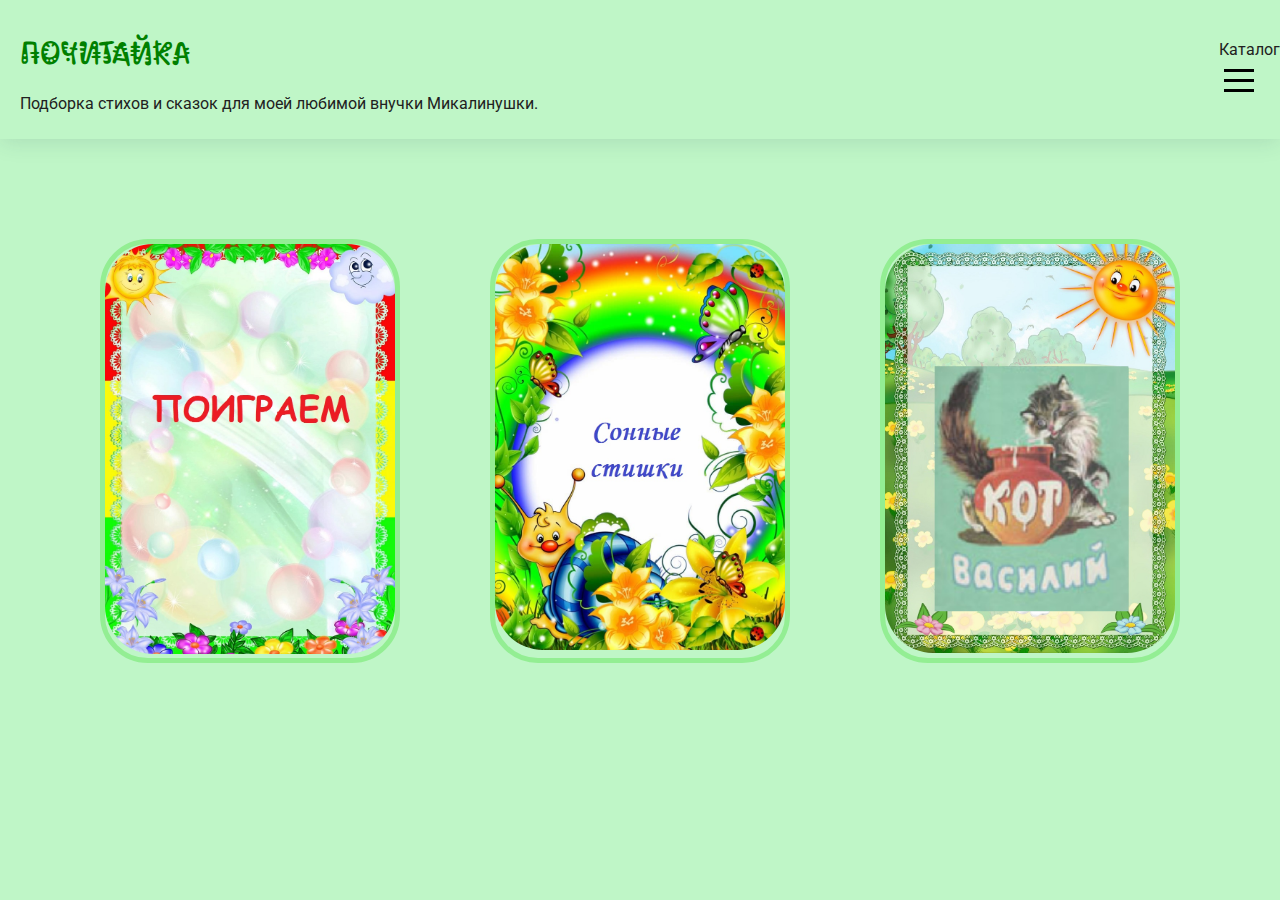
<file: index.html>
<!DOCTYPE html>
<html lang="en">

<head>
    <meta charset="UTF-8">
    <meta http-equiv="X-UA-Compatible" content="IE=edge">
    <meta name="viewport" content="width=device-width">

    <link rel="preconnect" href="https://fonts.googleapis.com">
    <link rel="preconnect" href="https://fonts.gstatic.com" crossorigin>
    <link href="https://fonts.googleapis.com/css2?family=Kablammo&family=Montserrat:wght@400;600&display=swap"
        rel="stylesheet">

    <link rel="preconnect" href="https://fonts.googleapis.com">
    <link rel="preconnect" href="https://fonts.gstatic.com" crossorigin>
    <link href="https://fonts.googleapis.com/css2?family=Raleway:wght@700&family=Roboto:wght@400;500;700;900&display=swap"
        rel="stylesheet">

    <link rel="stylesheet" href="css/main.css">
    <link rel="stylesheet" href="css/style.css">
    
    <script defer src="js/main.js"></script>

    <title>Poigraem</title>
</head>
<body>

<div class="body-wrapper">
    <header class="header"> 
        <div class="container header__container">
                <div class="discr">
                    <h1>Почитайка</h1>
                        <p>
                            Подборка стихов и сказок для моей любимой внучки Микалинушки.
                        </p>
                </div>
                <div class="katalog">
                    Каталог
                <button class="header__burger-btn" id="burger">
                    <span></span><span></span><span></span>
                </button>
                </div>
                <nav class="menu" id="menu">
                    <ul class="menu__list">
                        <li class="menu__item">
                            <a class="menu__link" href="./index.html">
                                На главную
                            </a>
                        </li>
                        <li class="menu__item">
                            <a class="menu__link" href="./poigraem.html">
                                Поиграем
                            </a>
                            <ul class=" menu__sublist">
                                <li class="menu__suditem">
                                    <a class="menu__link" href="./poigraem.html#poi1">
                                        Поиграем
                                    </a>
                                </li>
                                <li class="menu__suditem">
                                    <a class="menu__link" href="./poigraem.html#poi2">
                                        Дождик
                                    </a>
                                </li>
                                <li class="menu__suditem">
                                    <a class="menu__link" href="./poigraem.html#poi3">
                                        Зёрнышко
                                    </a>
                                </li>
                                <li class="menu__suditem">
                                    <a class="menu__link" href="./poigraem.html#poi4">
                                        Десять птичек стайка
                                    </a>
                                </li>
                                <li class="menu__suditem">
                                    <a class="menu__link" href="./poigraem.html#poi5">
                                        Аист
                                    </a>
                                </li>
                                <li class="menu__suditem">
                                    <a class="menu__link" href="./poigraem.html#poi6">
                                        Ай да суп!
                                    </a>
                                </li>
                                <li class="menu__suditem">
                                    <a class="menu__link" href="./poigraem.html#poi7">
                                        Каша
                                    </a>
                                </li>
                                <li class="menu__suditem">
                                    <a class="menu__link" href="./poigraem.html#poi8">
                                        В чудной стране
                                    </a>
                                </li>
                            </ul>
                        </li>
                        <li class="menu__item">
                            <a class="menu__link" href="./slip.html">
                                Сонные стишки
                            </a>
                            <ul class=" menu__sublist">
                                <li class="menu__suditem">
                                    <a class="menu__link" href="./slip.html#sl1">
                                        Баиньки
                                    </a>
                                </li>
                                <li class="menu__suditem">
                                    <a class="menu__link" href="./slip.html#sl2">
                                        Сонный слон
                                    </a>
                                </li>
                                <li class="menu__suditem">
                                    <a class="menu__link" href="./slip.html#sl3">
                                        Где спит рыбка?
                                    </a>
                                </li>
                                <li class="menu__suditem">
                                    <a class="menu__link" href="./slip.html#sl4">
                                        Усни-трава
                                    </a>
                                </li>
                            </ul>
                        </li>
                            <li class="menu__item">
                                <a class="menu__link" href="./kot.html#k1">
                                    Кот Василий
                                </a>
                                <ul class=" menu__sublist">
                                    <li class="menu__suditem">
                                        <a class="menu__link" href="./kot.html#k1">
                                            Кот Василий
                                        </a>
                                    </li>
                                    <li class="menu__suditem">
                                        <a class="menu__link" href="./kot.html#k2">
                                            Козёл Мефодий
                                        </a>
                                    </li>
                                    <!-- <li class="menu__suditem">
                                                                    <a class="menu__link" href="./kot.html#k3">
                                                                        
                                                                    </a>
                                                                </li>
                                                                <li class="menu__suditem">
                                                                    <a class="menu__link" href="./kot.html#k4">
                                                                        
                                                                    </a>
                                                                </li> -->
                                </ul>
                            </li>
                            </ul>
                </nav>
        </div>        
    </header>
    <main>
        <div class="container-main">
            <div class="e">
                <a class="button" href="poigraem.html">
                    <img class="button-image" src="img/game.jpg" alt="" />
                </a>
            </div>
            <div class="e">
                <a class="button" href="slip.html">
                    <img class="button-image" src="img/slip.jpg" alt="" />
                </a>
            </div>
            <div class="e">
                <a class="button" href="kot.html">
                    <img class="button-image" src="img/kot-vas.jpg" alt="" />
                </a>
            </div>
        </div>
    </main>
</div>

</body>
</html>
</file>
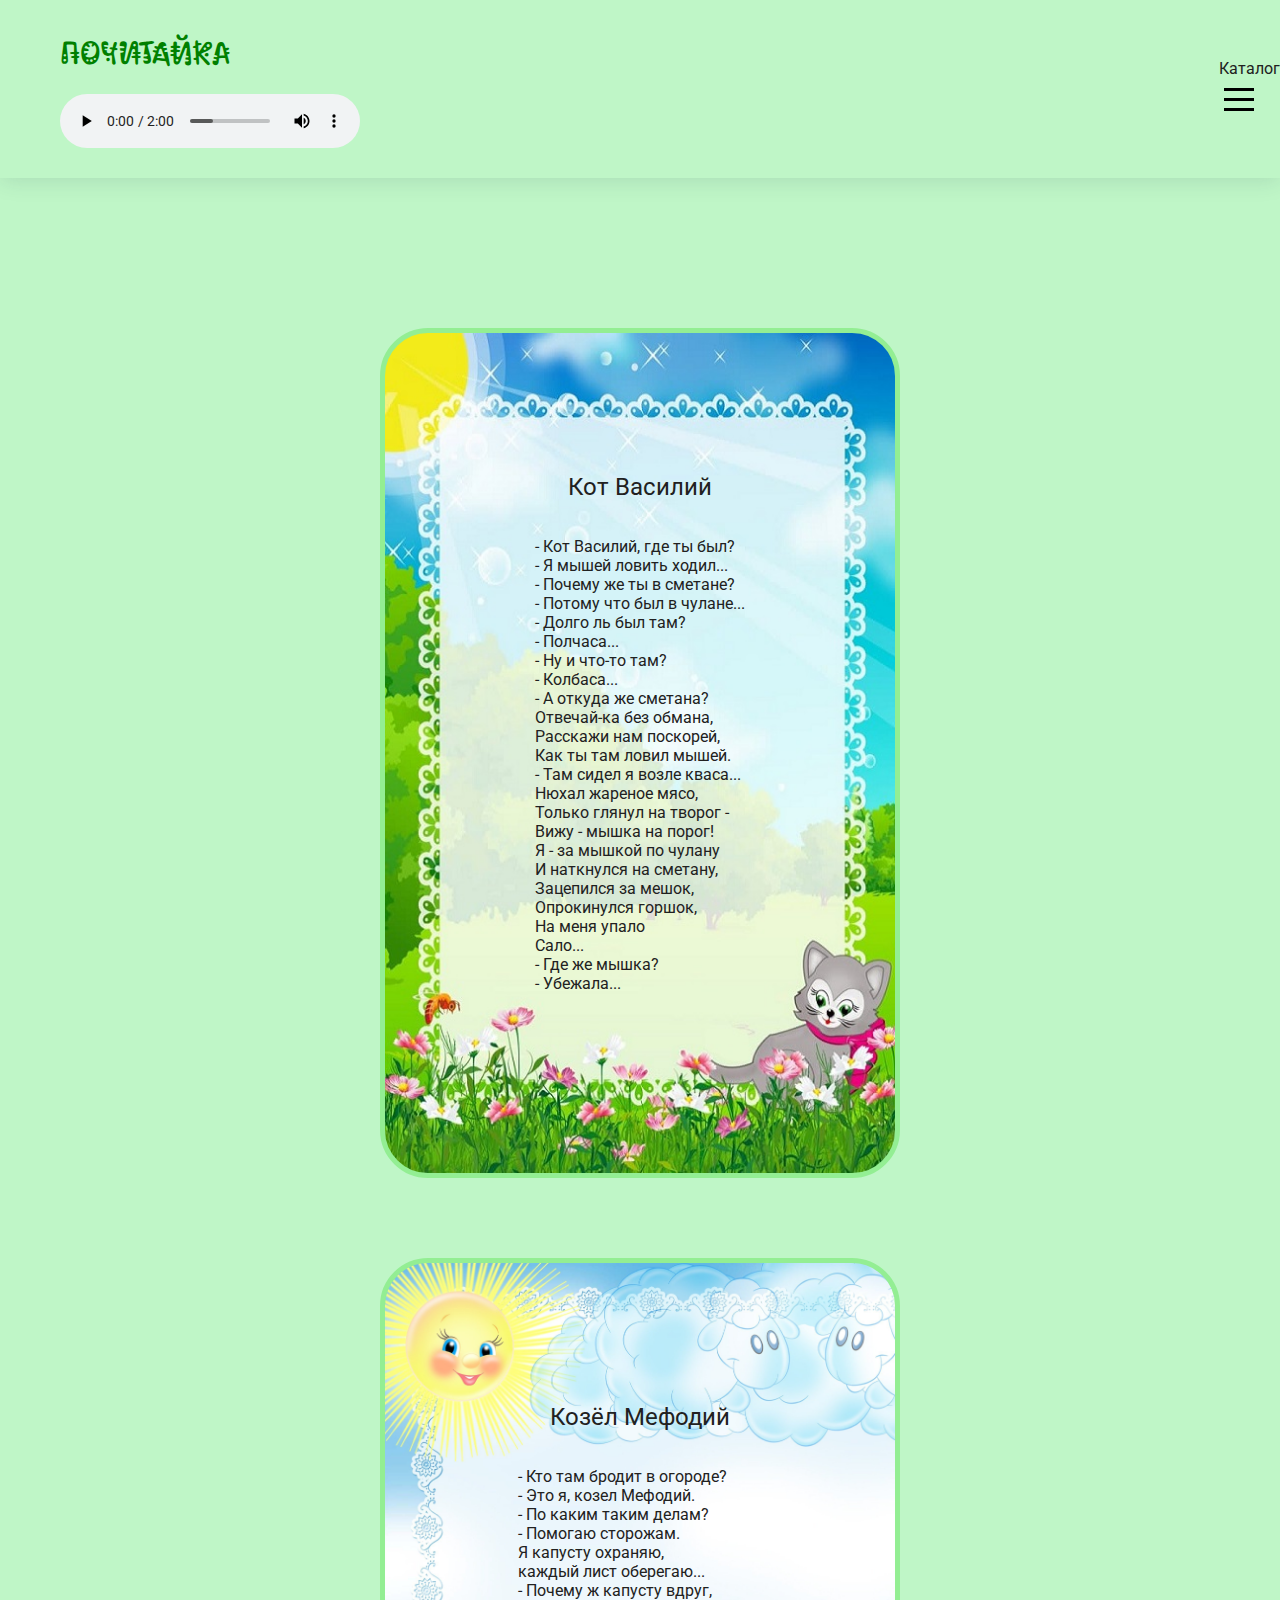
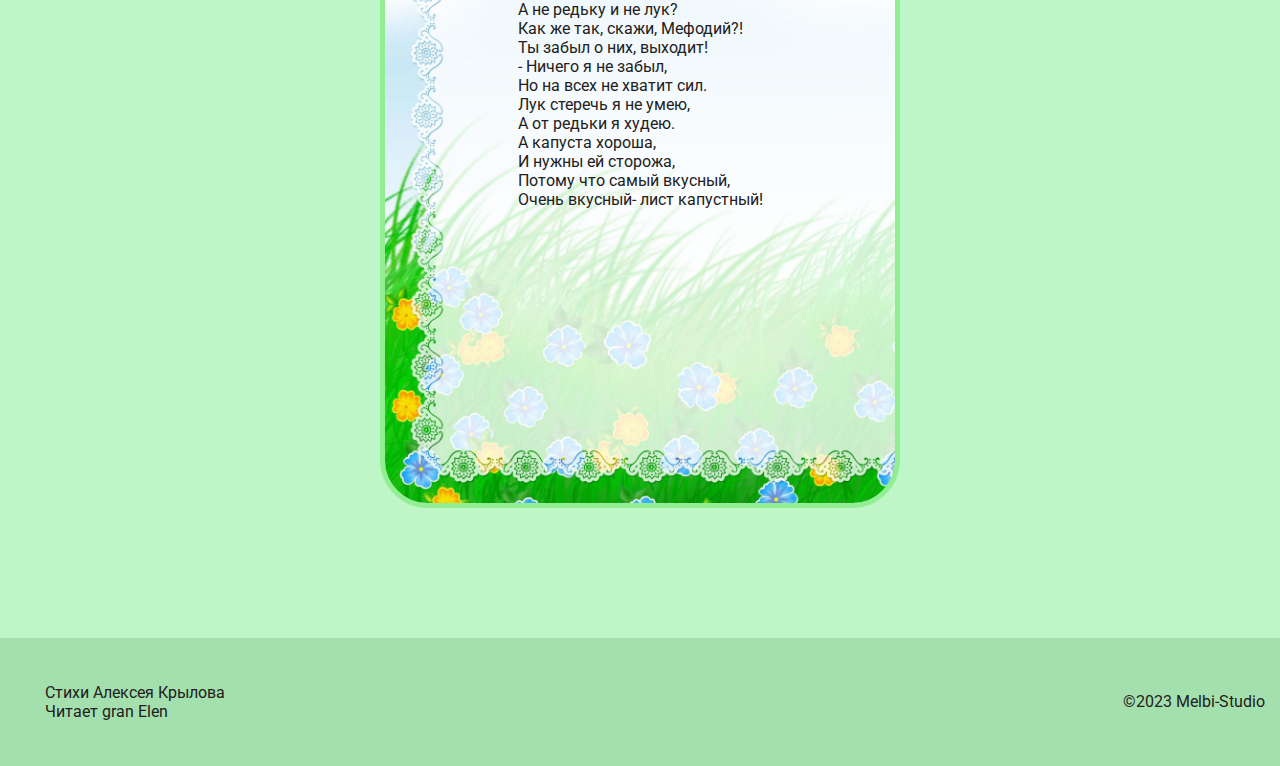
<file: kot.html>
<!DOCTYPE html>
<html lang="en">

<head>
    <meta charset="UTF-8">
    <meta http-equiv="X-UA-Compatible" content="IE=edge">
    <meta name="viewport" content="width=device-width, initial-scale=1.0">
    <link rel="preconnect" href="https://fonts.googleapis.com">
    <link rel="preconnect" href="https://fonts.gstatic.com" crossorigin>
    <link
        href="https://fonts.googleapis.com/css2?family=Raleway:wght@700&family=Roboto:wght@400;500;700;900&display=swap"
        rel="stylesheet">

    <link rel="stylesheet" href="css/styles.css">
    <link rel="stylesheet" href="css/style.css">

    <script defer src="js/main.js"></script>
    <title>Kot Vasiliy</title>
</head>

<body>
    <div class="body-wrapper">
        <div class="wrapper-brand">
            <header class="header">
                <div class="container header__container">
                    <div class="container__audio">
                        <figure>
                            <figcaption><h1>Почитайка</h1></figcaption>
                            <audio controls src="kot.mp3"></audio>
                        </figure>
                        
                    </div>
                    <div class="katalog">
                        Каталог
                        <button class="header__burger-btn" id="burger">
                            <span></span><span></span><span></span>
                        </button>
                    </div>
                    <nav class="menu" id="menu">
                        <ul class="menu__list">
                            <li class="menu__item">
                                <a class="menu__link" href="./index.html">
                                    На главную
                                </a>
                            </li>
                            <li class="menu__item">
                                <a class="menu__link" href="./poigraem.html">
                                    Поиграем
                                </a>
                                <ul class=" menu__sublist">
                                    <li class="menu__suditem">
                                        <a class="menu__link" href="./poigraem.html#poi1">
                                            Поиграем
                                        </a>
                                    </li>
                                    <li class="menu__suditem">
                                        <a class="menu__link" href="./poigraem.html#poi2">
                                            Дождик
                                        </a>
                                    </li>
                                    <li class="menu__suditem">
                                        <a class="menu__link" href="./poigraem.html#poi3">
                                            Зёрнышко
                                        </a>
                                    </li>
                                    <li class="menu__suditem">
                                        <a class="menu__link" href="./poigraem.html#poi4">
                                            Десять птичек стайка
                                        </a>
                                    </li>
                                    <li class="menu__suditem">
                                        <a class="menu__link" href="./poigraem.html#poi5">
                                            Аист
                                        </a>
                                    </li>
                                    <li class="menu__suditem">
                                        <a class="menu__link" href="./poigraem.html#poi6">
                                            Ай да суп!
                                        </a>
                                    </li>
                                    <li class="menu__suditem">
                                        <a class="menu__link" href="./poigraem.html#poi7">
                                            Каша
                                        </a>
                                    </li>
                                    <li class="menu__suditem">
                                        <a class="menu__link" href="./poigraem.html#poi8">
                                            В чудной стране
                                        </a>
                                    </li>
                                </ul>
                            </li>
                            <li class="menu__item">
                                <a class="menu__link" href="./slip.html">
                                    Сонные стишки
                                </a>
                                <ul class=" menu__sublist">
                                    <li class="menu__suditem">
                                        <a class="menu__link" href="./slip.html#sl1">
                                            Баиньки
                                        </a>
                                    </li>
                                    <li class="menu__suditem">
                                        <a class="menu__link" href="./slip.html#sl2">
                                            Сонный слон
                                        </a>
                                    </li>
                                    <li class="menu__suditem">
                                        <a class="menu__link" href="./slip.html#sl3">
                                            Где спит рыбка?
                                        </a>
                                    </li>
                                    <li class="menu__suditem">
                                        <a class="menu__link" href="./slip.html#sl4">
                                            Усни-трава
                                        </a>
                                    </li>
                                </ul>
                            </li>
                            <li class="menu__item">
                                <a class="menu__link" href="./kot.html#k1">
                                    Кот Василий
                                </a>
                                <ul class=" menu__sublist">
                                    <li class="menu__suditem">
                                        <a class="menu__link" href="./kot.html#k1">
                                            Кот Василий
                                        </a>
                                    </li>
                                    <li class="menu__suditem">
                                        <a class="menu__link" href="./kot.html#k2">
                                            Козёл Мефодий
                                        </a>
                                    </li>
                                    <!-- <li class="menu__suditem">
                                        <a class="menu__link" href="./kot.html#k3">
                                            
                                        </a>
                                    </li>
                                    <li class="menu__suditem">
                                        <a class="menu__link" href="./kot.html#k4">
                                            
                                        </a>
                                    </li> -->
                                </ul>
                            </li>
                            
                        </ul>
                    </nav>
                </div>
            </header>
            <main>
                <div class="container-main">
                    
                        <div id="k1" class="container-poem kot-img">
                            <h2>Кот Василий</h2>
                            <p>- Кот Василий, где ты был?<br /> - Я мышей ловить ходил...<br /> - Почему же ты в сметане?<br /> 
                                - Потому что был в чулане...<br /> - Долго ль был там?<br />- Полчаса...<br />- Ну и что-то там?<br />
                                 - Колбаса...<br /> - А откуда же сметана?<br /> Отвечай-ка без обмана,<br /> Расскажи нам поскорей,<br />
                                  Как ты там ловил мышей.<br /> - Там сидел я возле кваса...<br />
                                Нюхал жареное мясо,<br />
                                Только глянул на творог -<br />
                                Вижу - мышка на порог!<br />
                                Я - за мышкой по чулану<br />
                                И наткнулся на сметану,<br />
                                Зацепился за мешок,<br />
                                Опрокинулся горшок,<br />
                                На меня упало<br />
                                Сало...<br />
                                - Где же мышка?<br />
                                - Убежала...<br />
                            </p>
                        </div>
                        <div id="k2" class="container-poem img">
                            <h2>Козёл Мефодий</h2>
                            <p>- Кто там бродит в огороде?<br>
                            - Это я, козел Мефодий.<br>
                            - По каким таким делам?<br>
                            - Помогаю сторожам.<br>
                            Я капусту охраняю,<br>
                            каждый лист оберегаю...<br>
                            - Почему ж капусту вдруг,<br>
                            А не редьку и не лук?<br>
                            Как же так, скажи, Мефодий?!<br>
                            Ты забыл о них, выходит!<br>
                            - Ничего я не забыл,<br>
                            Но на всех не хватит сил.<br>
                            Лук стеречь я не умею,<br>
                            А от редьки я худею.<br>
                            А капуста хороша,<br>
                            И нужны ей сторожа,<br>
                            Потому что самый вкусный,<br>
                            Очень вкусный- лист капустный!<br>
                            </p>
                        </div>
                </div>
            </main>
            <footer>
                <div class="auth">
                    Стихи Алексея Крылова<br>
                    Читает gran Elen
                </div>
                ©2023 Melbi-Studio
            </footer>
        </div>
    </div>
</body>

</html>
</file>
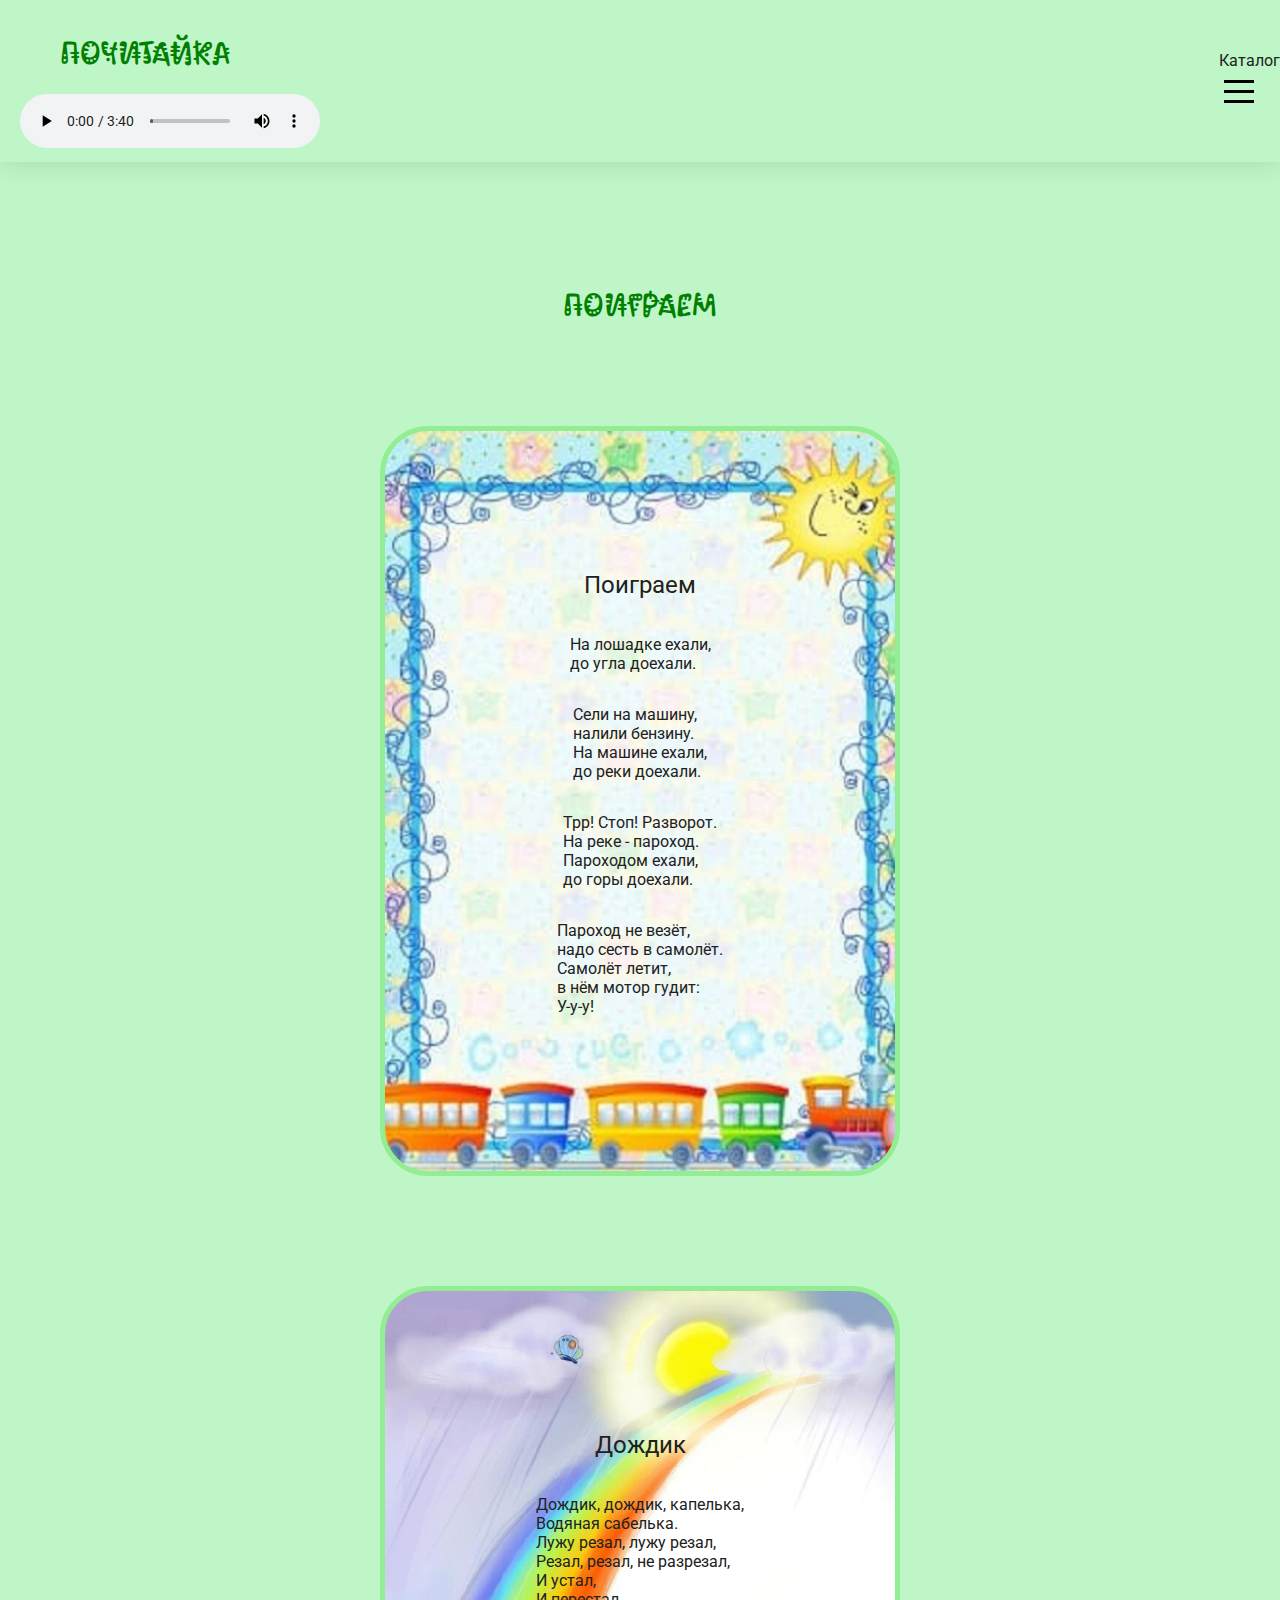
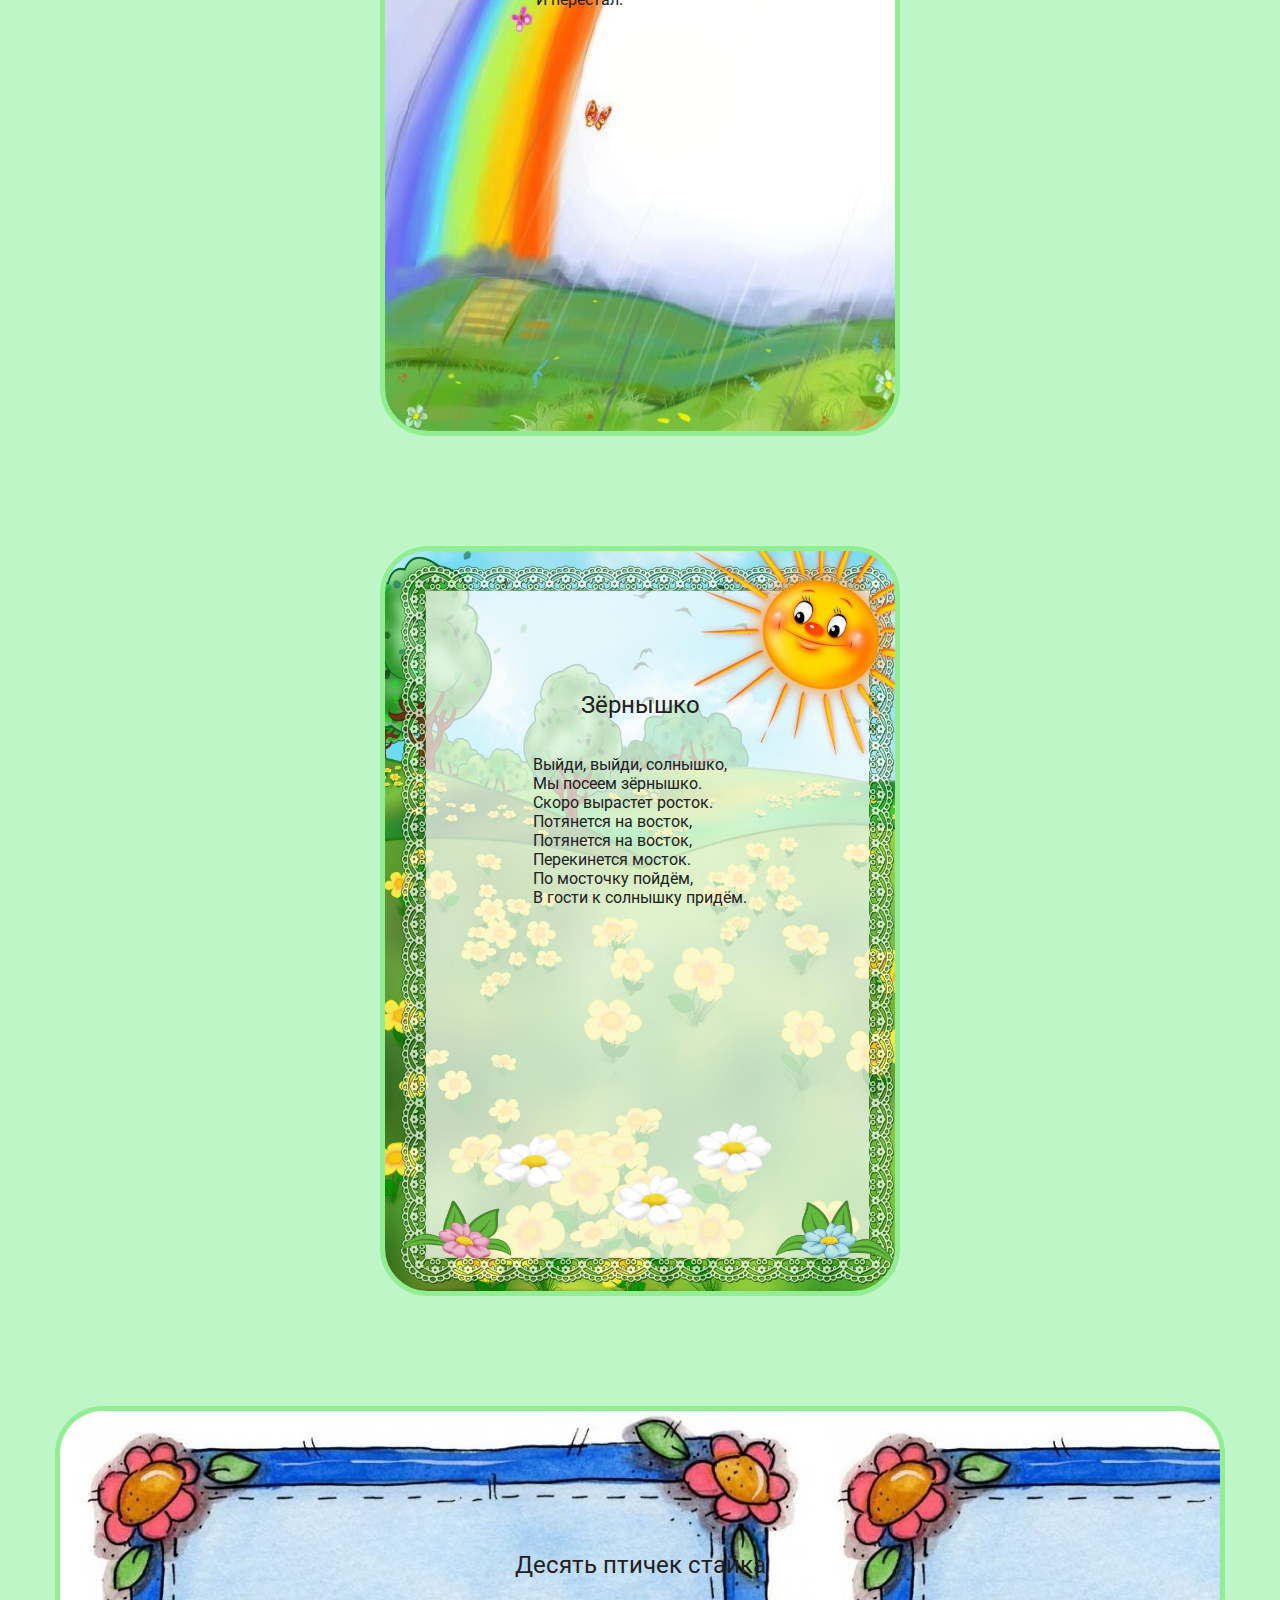
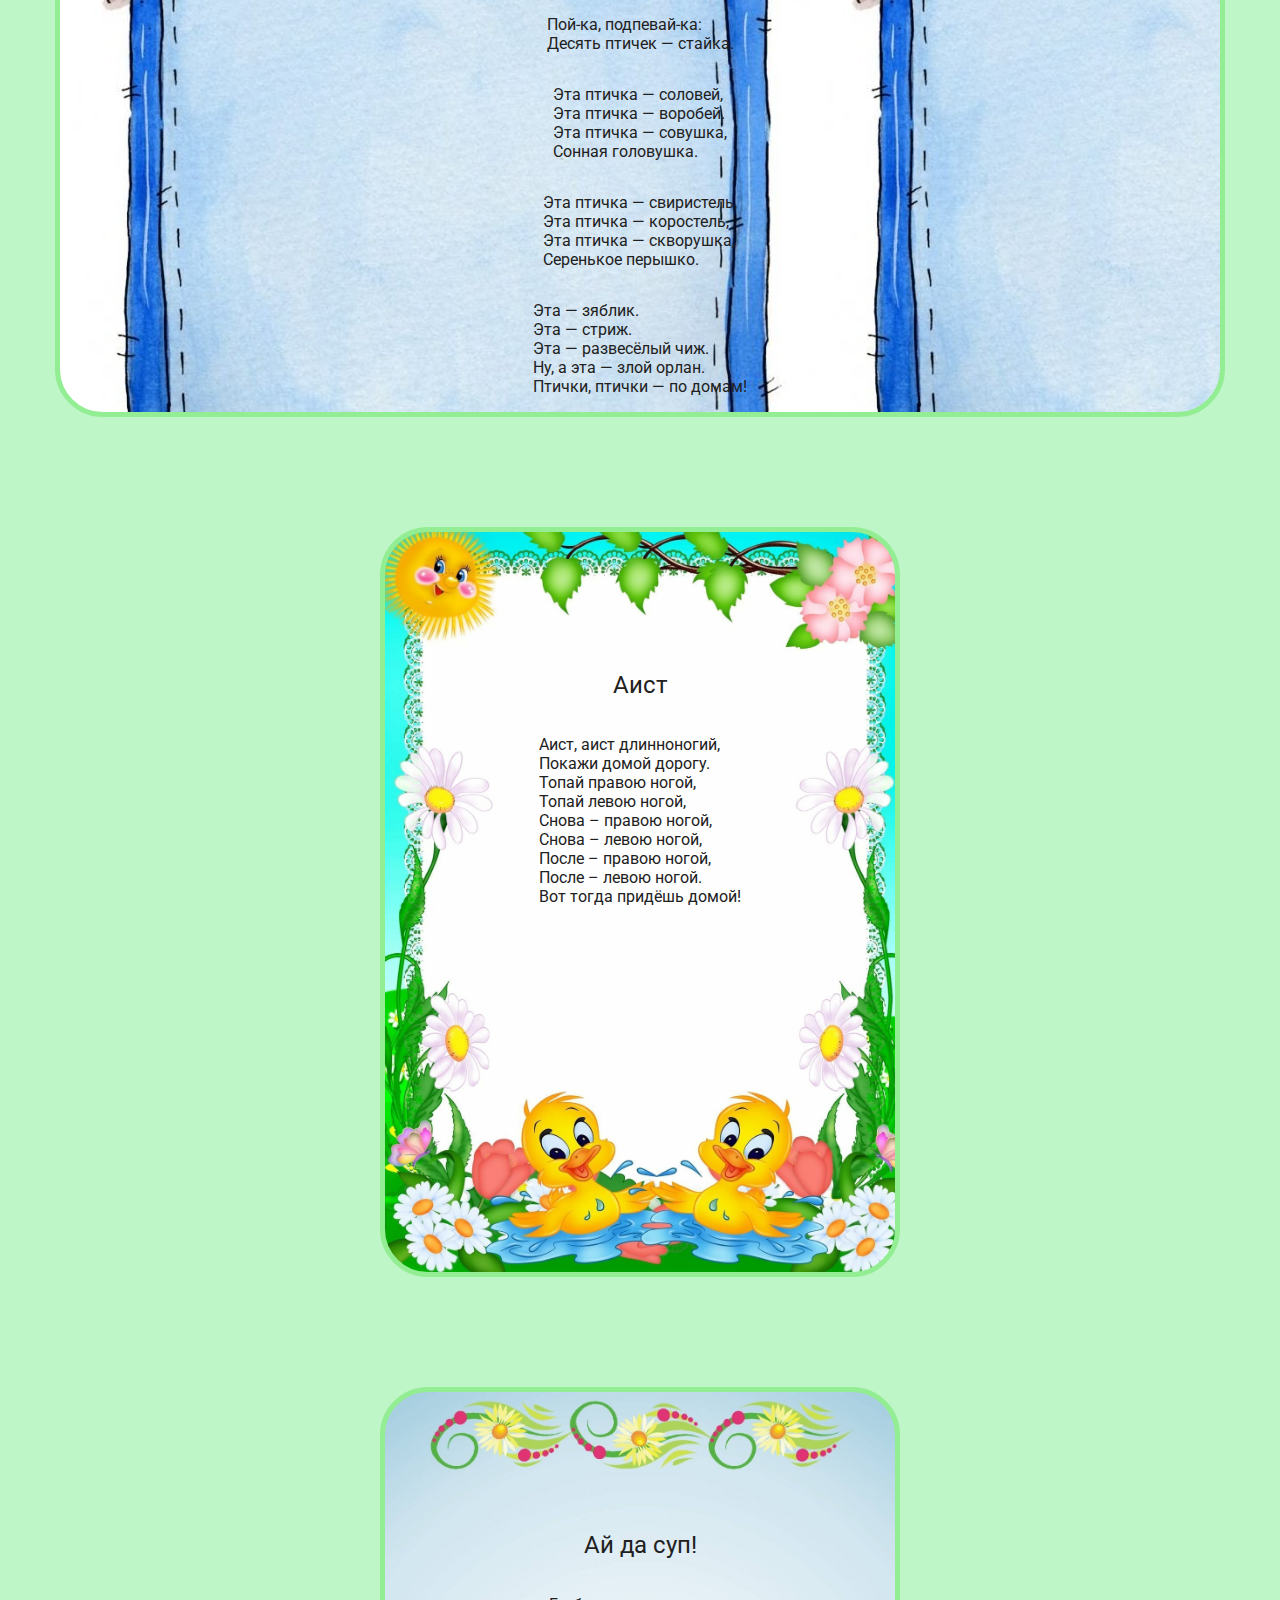
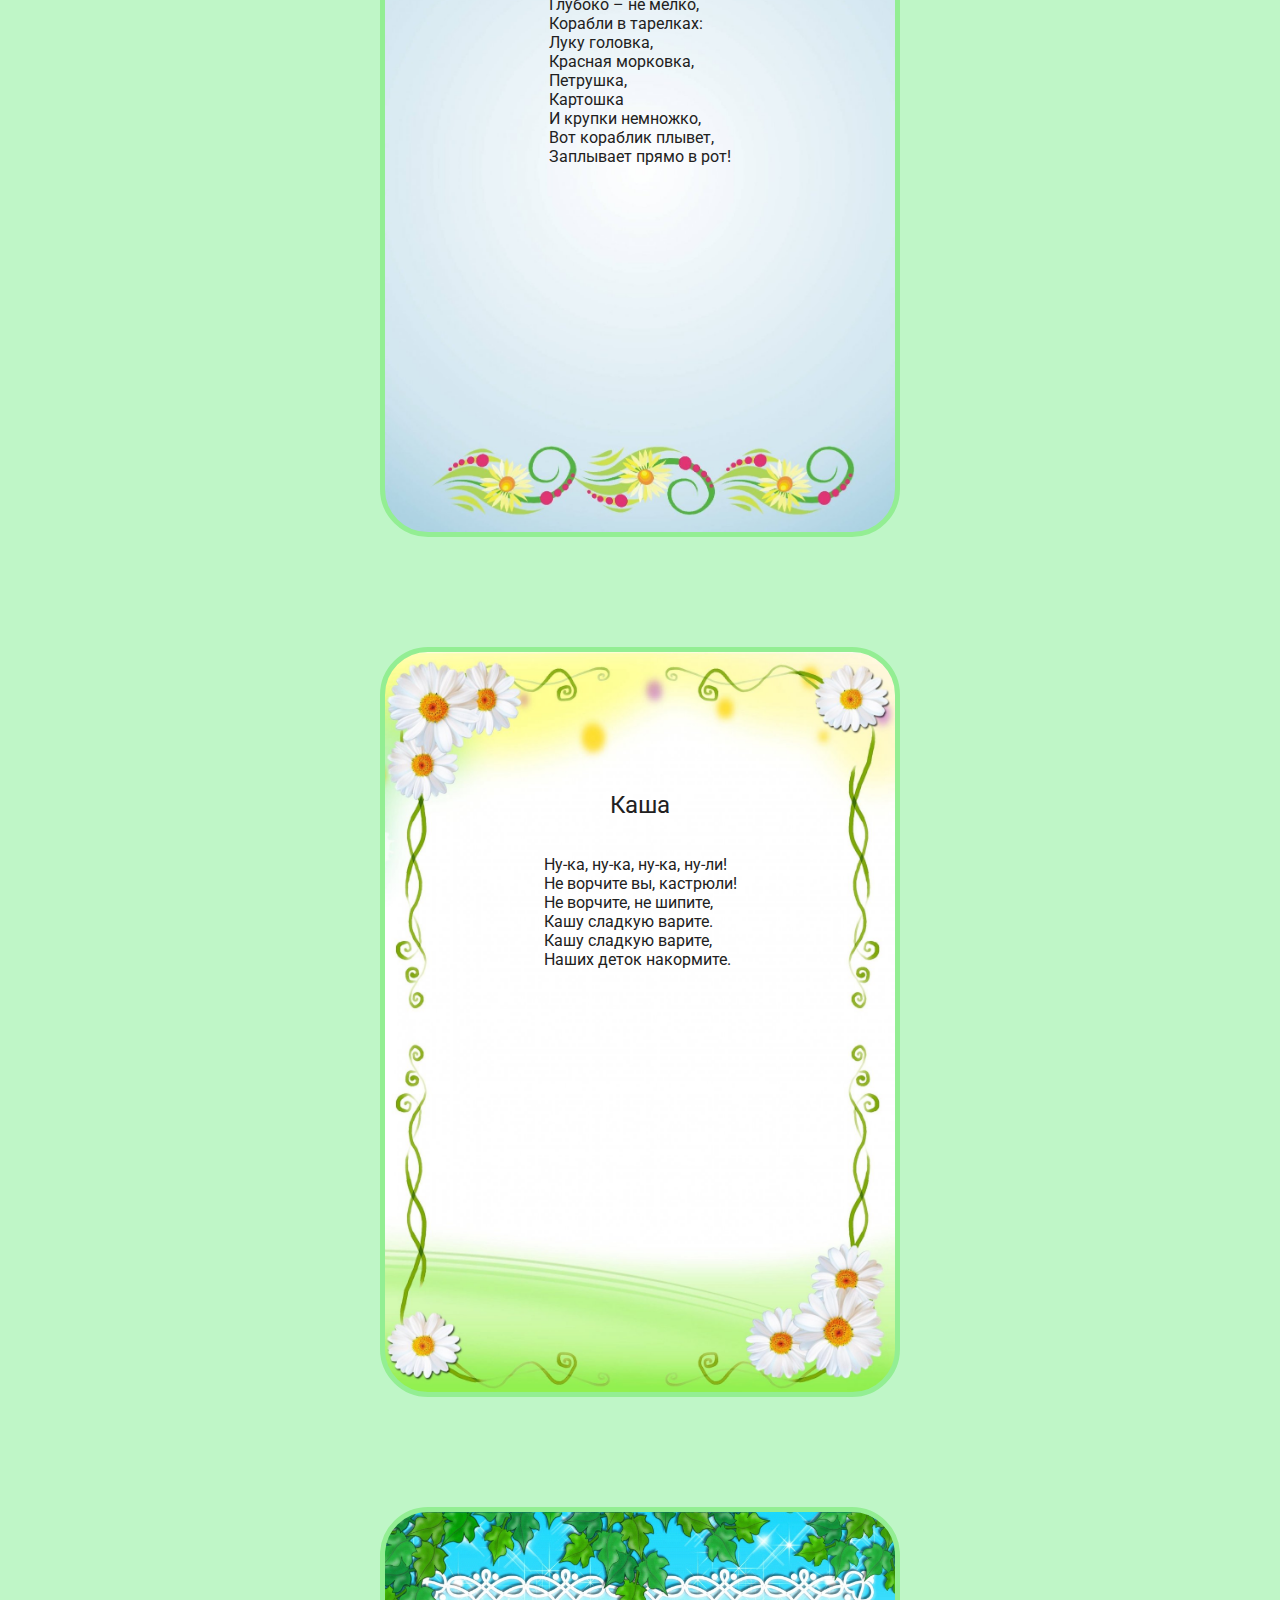
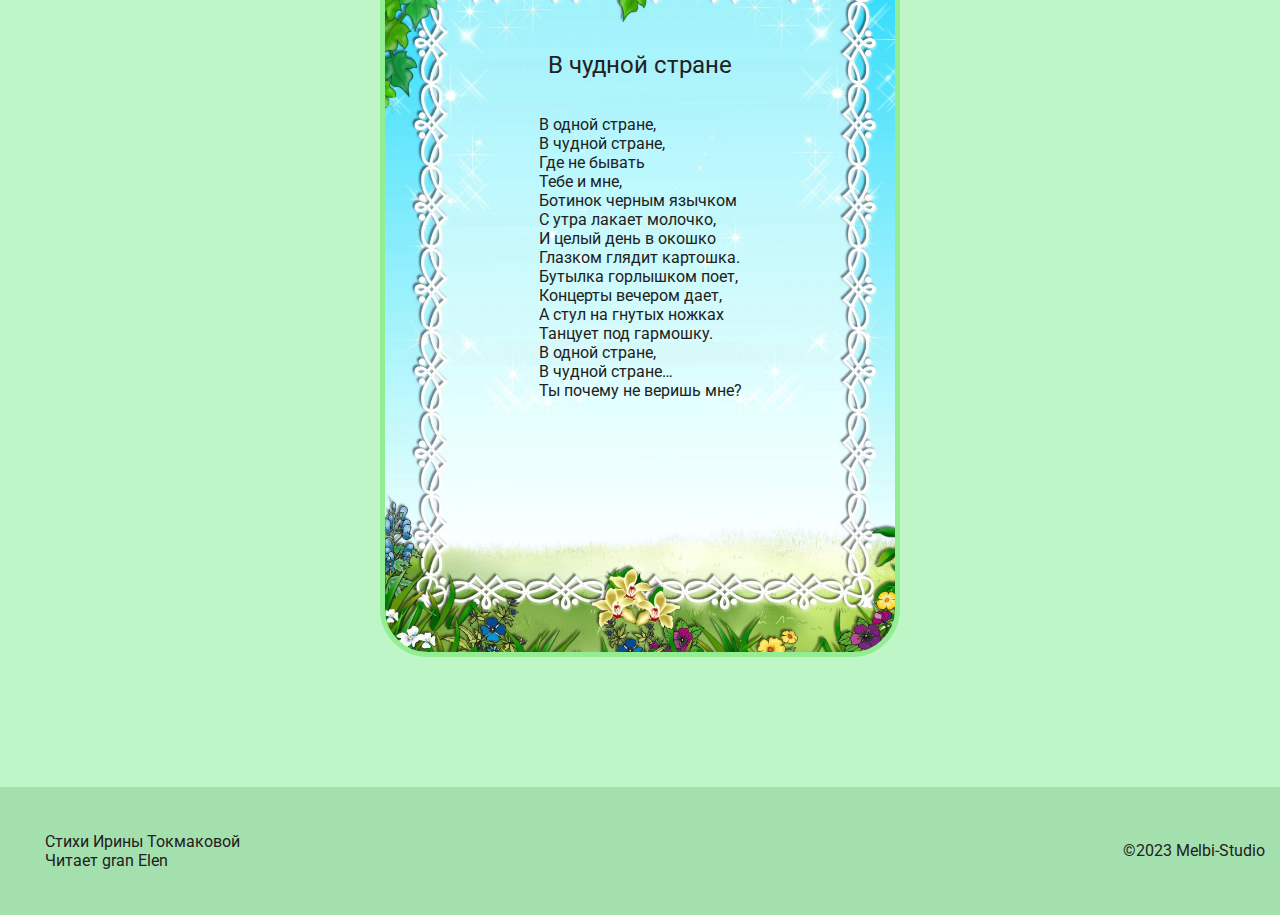
<file: poigraem.html>
<!DOCTYPE html>
<html lang="en">

<head>
    <meta charset="UTF-8">
    <meta http-equiv="X-UA-Compatible" content="IE=edge">
    <meta name="viewport" content="width=device-width, initial-scale=1.0">

    <link rel="preconnect" href="https://fonts.googleapis.com">
    <link rel="preconnect" href="https://fonts.gstatic.com" crossorigin>
    <link
        href="https://fonts.googleapis.com/css2?family=Raleway:wght@700&family=Roboto:wght@400;500;700;900&display=swap"
        rel="stylesheet">
    
    <link rel="stylesheet" href="css/styles.css">
    <link rel="stylesheet" href="css/style.css">
    
    <script defer src="js/main.js"></script>
    <title>Poigraem</title>
</head>

<body>
    <div class="body-wrapper">
        <div class="wrapper-brand">
            <header class="header">
                <div class="container header__container">
                    <div class="container__audio">
                        <figure>
                            <figcaption><h1>Почитайка</h1></figcaption>
                            <!-- <audio class="poem-audio" preload="auto" controls>
                                        <sourse src="../media/poigraem.mp3">
                                        
                                    </audio> -->
                        </figure>
                        <audio controls src="poigraem.mp3"></audio>
                    </div>
                    <div class="katalog">
                        Каталог
                        <button class="header__burger-btn" id="burger">
                            <span></span><span></span><span></span>
                        </button>
                    </div>
                    <nav class="menu" id="menu">
                        <ul class="menu__list">
                            <li class="menu__item">
                                <a class="menu__link" href="./index.html">
                                    На главную
                                </a>
                            </li>
                            <li class="menu__item">
                                <a class="menu__link" href="./poigraem.html">
                                    Поиграем
                                </a>
                                <ul class=" menu__sublist">
                                    <li class="menu__suditem">
                                        <a class="menu__link" href="./poigraem.html#poi1">
                                            Поиграем
                                        </a>
                                    </li>
                                    <li class="menu__suditem">
                                        <a class="menu__link" href="./poigraem.html#poi2">
                                            Дождик
                                        </a>
                                    </li>
                                    <li class="menu__suditem">
                                        <a class="menu__link" href="./poigraem.html#poi3">
                                            Зёрнышко
                                        </a>
                                    </li>
                                    <li class="menu__suditem">
                                        <a class="menu__link" href="./poigraem.html#poi4">
                                            Десять птичек стайка
                                        </a>
                                    </li>
                                    <li class="menu__suditem">
                                        <a class="menu__link" href="./poigraem.html#poi5">
                                            Аист
                                        </a>
                                    </li>
                                    <li class="menu__suditem">
                                        <a class="menu__link" href="./poigraem.html#poi6">
                                            Ай да суп!
                                        </a>
                                    </li>
                                    <li class="menu__suditem">
                                        <a class="menu__link" href="./poigraem.html#poi7">
                                            Каша
                                        </a>
                                    </li>
                                    <li class="menu__suditem">
                                        <a class="menu__link" href="./poigraem.html#poi8">
                                            В чудной стране
                                        </a>
                                    </li>
                                </ul>
                            </li>
                            <li class="menu__item">
                                <a class="menu__link" href="./slip.html">
                                    Сонные стишки
                                </a>
                                <ul class=" menu__sublist">
                                    <li class="menu__suditem">
                                        <a class="menu__link" href="./slip.html#sl1">
                                            Баиньки
                                        </a>
                                    </li>
                                    <li class="menu__suditem">
                                        <a class="menu__link" href="./slip.html#sl2">
                                            Сонный слон
                                        </a>
                                    </li>
                                    <li class="menu__suditem">
                                        <a class="menu__link" href="./slip.html#sl3">
                                            Где спит рыбка?
                                        </a>
                                    </li>
                                    <li class="menu__suditem">
                                        <a class="menu__link" href="./slip.html#sl4">
                                            Усни-трава
                                        </a>
                                    </li>
                                </ul>
                            </li>
                            <li class="menu__item">
                                <a class="menu__link" href="./kot.html#k1">
                                    Кот Василий
                                </a>
                                <ul class=" menu__sublist">
                                    <li class="menu__suditem">
                                        <a class="menu__link" href="./kot.html#k1">
                                            Кот Василий
                                        </a>
                                    </li>
                                    <li class="menu__suditem">
                                        <a class="menu__link" href="./kot.html#k2">
                                            Козёл Мефодий
                                        </a>
                                    </li>
                                    <!-- <li class="menu__suditem">
                                                                    <a class="menu__link" href="./kot.html#k3">
                                                                        
                                                                    </a>
                                                                </li>
                                                                <li class="menu__suditem">
                                                                    <a class="menu__link" href="./kot.html#k4">
                                                                        
                                                                    </a>
                                                                </li> -->
                                </ul>
                            </li>
                        </ul>
                    </nav>
                </div>
            </header>
            <main>
                <div class="container-main">
                    <!-- <div class="container">
                        <h1>***</h1> -->
                        <h1 class="book">Поиграем</h1>
                        <div id="poi1" class="container-poem im1">
                            <h2>Поиграем</h2>
                            <p>На лошадке ехали,<br /> до угла доехали.<br /></p>
                            <p>Cели на машину,<br /> налили бензину.<br /> На машине ехали,<br /> до реки доехали.<br /></p>
                            <p>Трр! Стоп! Разворот.<br /> На реке -
                                пароход.<br /> Пароходом ехали,<br /> до горы доехали.<br /></p>
                            <p>Пароход не везёт,<br /> надо сесть в самолёт.<br /> Самолёт летит,<br /> в нём мотор гудит:
                                <br />У-у-у!</p>
                        </div>

                        <div id="poi2" class="container-poem im2">
                            <h2>Дождик</h2>
                            <p>Дождик, дождик, капелька,<br /> Водяная сабелька.<br /> Лужу резал, лужу резал,<br /> Резал, резал, не разрезал,<br /> И устал,<br /> И перестал.</p>  
                        </div>
                        <div id="poi3" class="container-poem im3">
                            <h2>Зёрнышко</h2>
                            <p> Выйди, выйди, солнышко,<br /> Мы посеем зёрнышко.<br /> Скоро вырастет росток.<br /> Потянется на восток,<br /> Потянется на восток,<br />
                            Перекинется мосток.<br />По мосточку пойдём,<br /> В гости к солнышку придём.</p>
                        </div>
                        <div id="poi4" class="container-poem im4">
                            <h2>Десять птичек стайка</h2>
                            <p> Пой-ка, подпевай-ка:<br />Десять птичек — стайка.
                            </p>
                            <p>Эта птичка — соловей,<br>
                            Эта птичка — воробей.<br>
                            Эта птичка — совушка,<br>
                            Сонная головушка.
                            </p>
                            <p>Эта птичка — свиристель,<br>
                            Эта птичка — коростель,<br>
                            Эта птичка — скворушка,<br>
                            Серенькое перышко.
                            </p>
                            <p>Эта — зяблик.<br>
                            Эта — стриж.<br>
                            Эта — развесёлый чиж.<br>
                            Ну, а эта — злой орлан.<br>
                            Птички, птички — по домам!
                            </p>
                        </div>
                        <div id="poi5" class="container-poem im5">
                            <h2>Аист</h2>
                            <p>Аист, аист длинноногий,<br>
                            Покажи домой дорогу.<br>
                            Топай правою ногой,<br>
                            Топай левою ногой,<br>
                            Снова – правою ногой,<br>
                            Снова – левою ногой,<br>
                            После – правою ногой,<br>
                            После – левою ногой.<br>
                            Вот тогда придёшь домой!</p>
                        </div>
                        <div id="poi6" class="container-poem im6">
                            <h2>Ай да суп!</h2>
                            <p>Глубоко – не мелко,<br>
                            Корабли в тарелках:<br>
                            Луку головка,<br>
                            Красная морковка,<br>
                            Петрушка,<br>
                            Картошка<br>
                            И крупки немножко,<br>
                            Вот кораблик плывет,<br>
                            Заплывает прямо в рот!</p>
                        </div>
                        <div id="poi7" class="container-poem im8">
                            <h2>Каша</h2>
                            <p>Ну-ка, ну-ка, ну-ка, ну-ли!<br>
                            Не ворчите вы, кастрюли!<br>
                            Не ворчите, не шипите,<br>
                            Кашу сладкую варите.<br>
                            Кашу сладкую варите,<br>
                            Наших деток накормите.</p>
                        </div>
                        <div id="poi8" class="container-poem im9">
                            <h2>В чудной стране</h2>
                            <p>В одной стране,<br>
                            В чудной стране,<br>
                            Где не бывать<br>
                            Тебе и мне,<br>
                            Ботинок черным язычком<br>
                            С утра лакает молочко,<br>
                            И целый день в окошко<br>
                            Глазком глядит картошка.<br>
                            Бутылка горлышком поет,<br>
                            Концерты вечером дает,<br>
                            А стул на гнутых ножках<br>
                            Танцует под гармошку.<br>
                            В одной стране,<br>
                            В чудной стране…<br>
                            Ты почему не веришь мне?</p>
                        </div>
                    <!-- </div> -->
                </div> 
            </main> 
            <footer>
                <div class="auth">
                    Стихи Ирины Токмаковой<br>
                    Читает gran Elen
                </div>
                ©2023 Melbi-Studio
            </footer>      
        </div>
    </div>
</body>

</html>
</file>
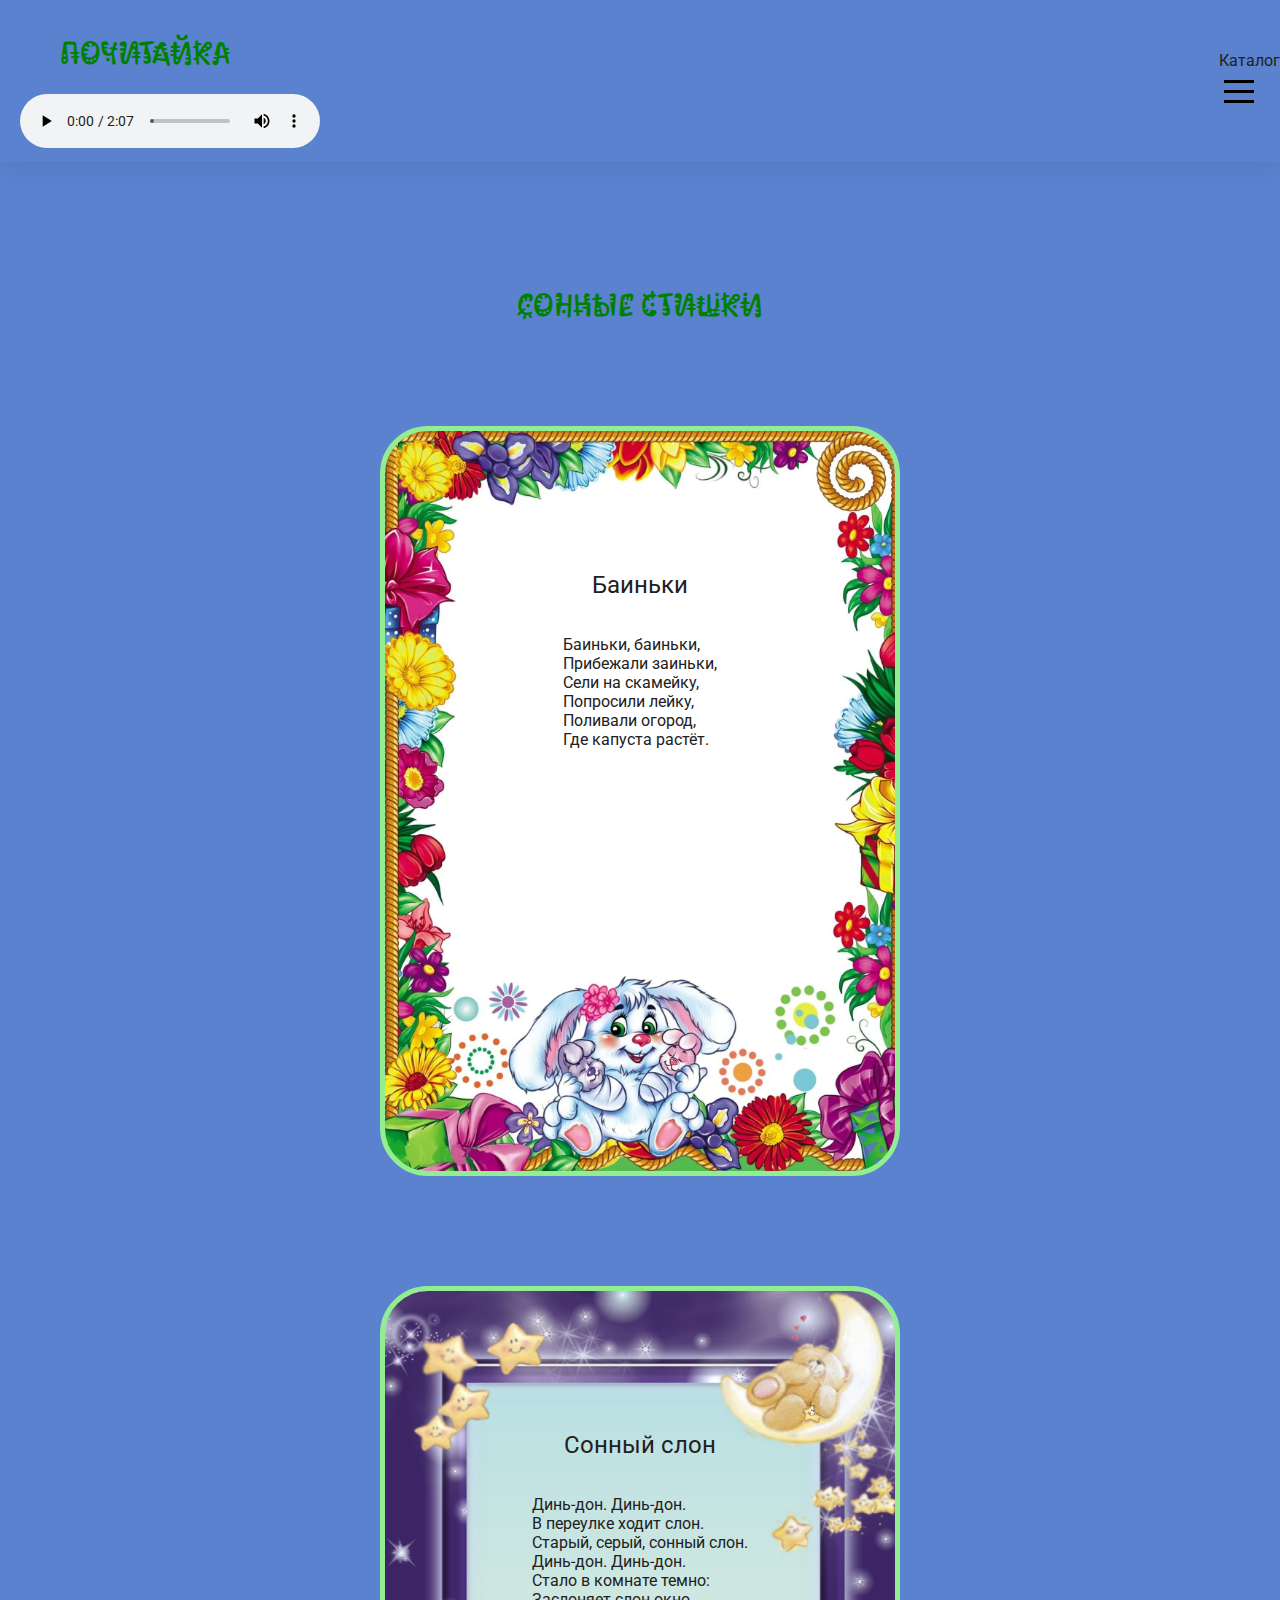
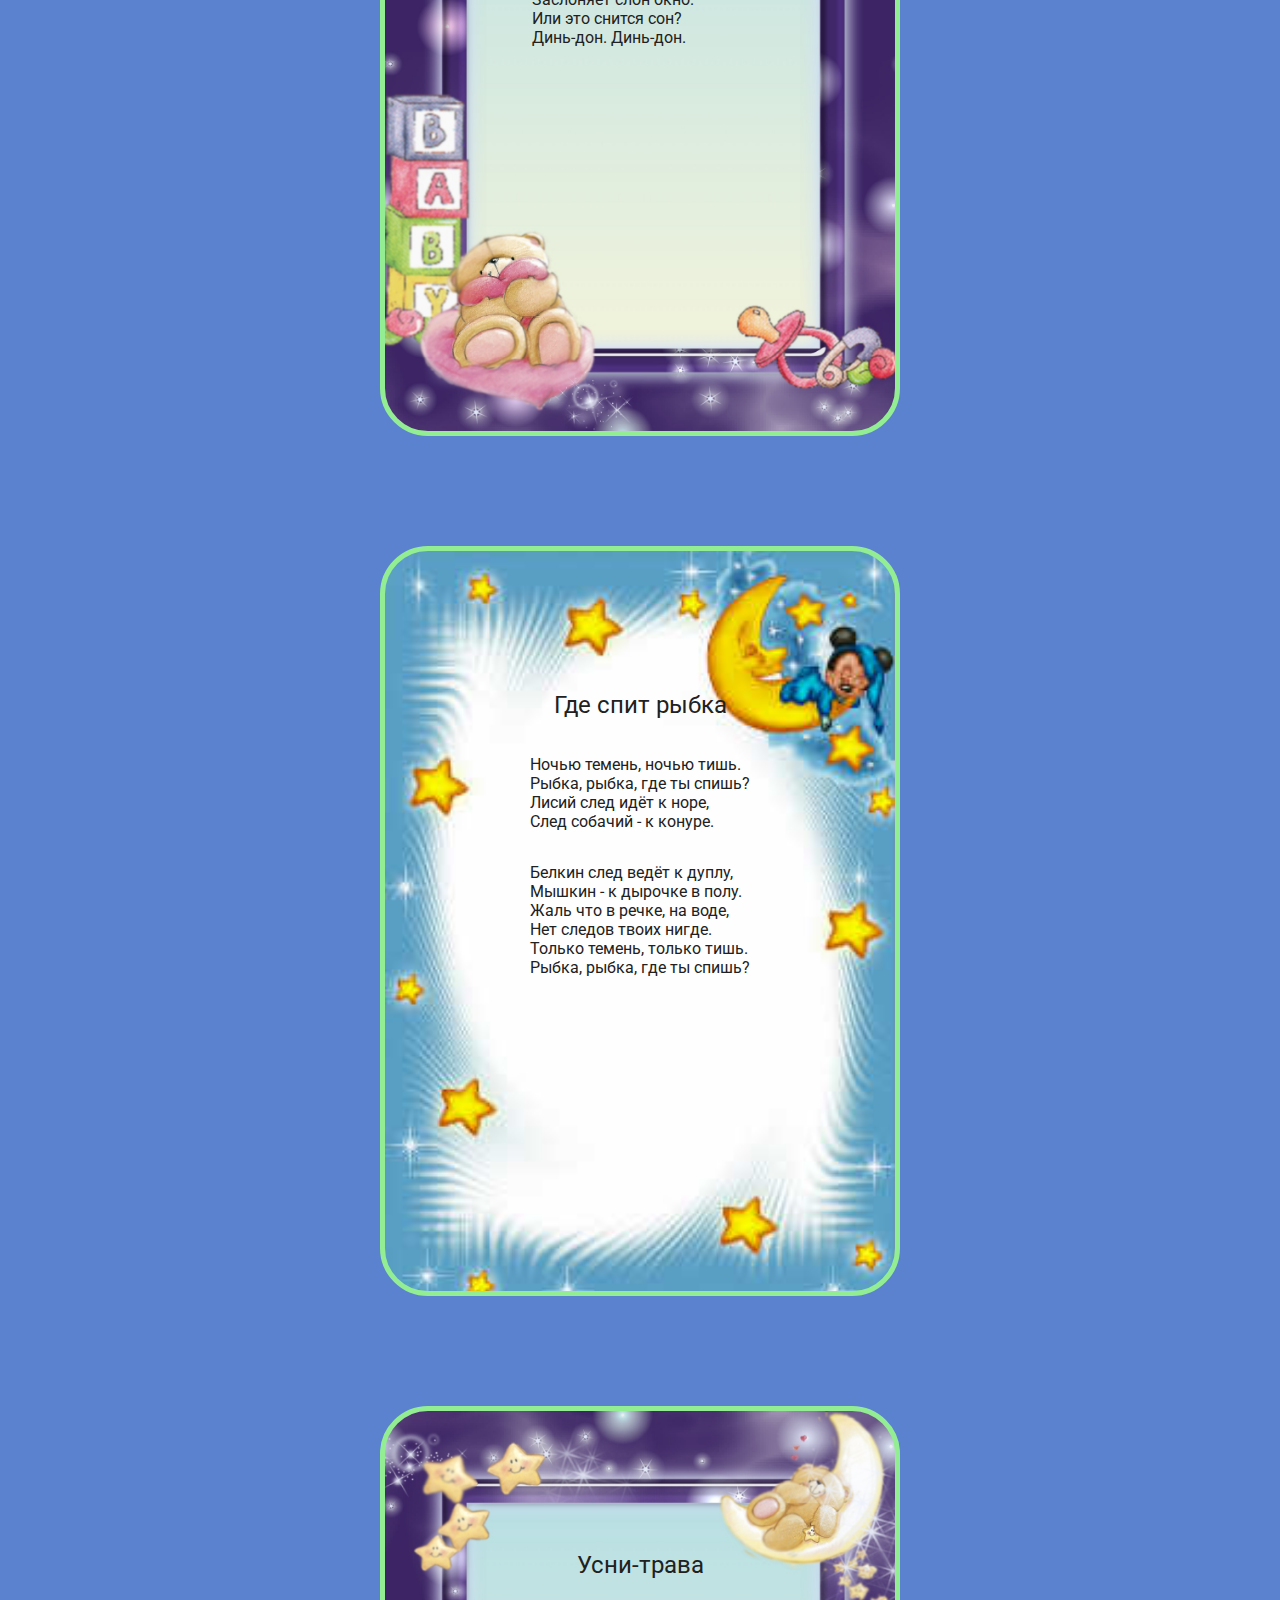
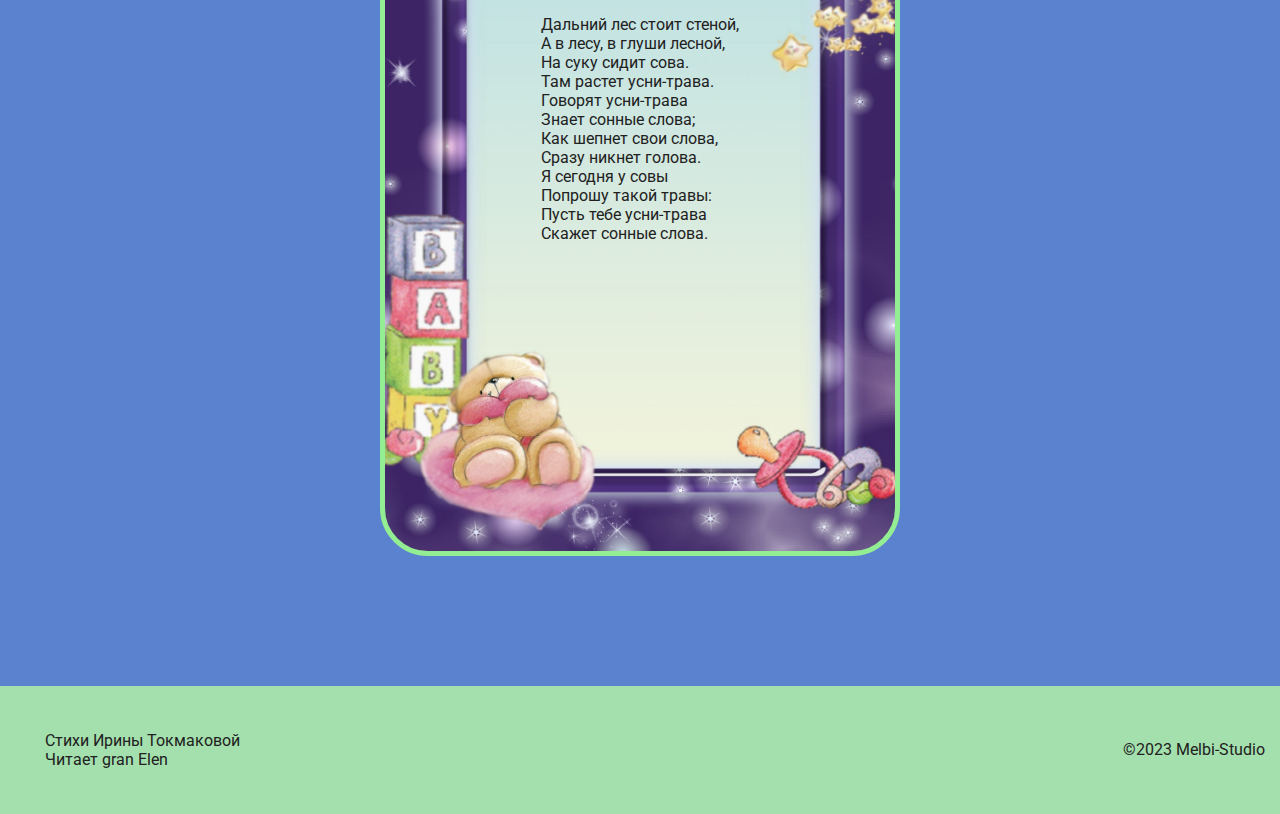
<file: slip.html>
<!DOCTYPE html>
<html lang="en">

<head>
    <meta charset="UTF-8">
    <meta http-equiv="X-UA-Compatible" content="IE=edge">
    <meta name="viewport" content="width=device-width, initial-scale=1.0">
    <link rel="preconnect" href="https://fonts.googleapis.com">
    <link rel="preconnect" href="https://fonts.gstatic.com" crossorigin>
    <link
        href="https://fonts.googleapis.com/css2?family=Raleway:wght@700&family=Roboto:wght@400;500;700;900&display=swap"
        rel="stylesheet">

    <link rel="stylesheet" href="css/styles.css">
    <link rel="stylesheet" href="css/style.css">

    <script defer src="js/main.js"></script>
    <title>Slip</title>
</head>

<body>
    <div class="body-wrapper">
        <div class="wrapper-slip">
        <header class="header">
            <div class="container header__container">
                <div class="container__audio">
                    <figure>
                        <figcaption><h1>Почитайка</h1></figcaption>
                        <!-- <audio class="poem-audio" preload="auto" controls>
                            <sourse src="../media/slip.mp3">
                            
                        </audio> -->
                    </figure>
                    <audio  controls src="slip.mp3"></audio>
                </div>
                <div class="katalog">
                    Каталог
                    <button class="header__burger-btn" id="burger">
                        <span></span><span></span><span></span>
                    </button>
                </div>
                <nav class="menu" id="menu">
                    <ul class="menu__list">
                        <li class="menu__item">
                            <a class="menu__link" href="./index.html">
                                На главную
                            </a>
                        </li>
                        <li class="menu__item">
                            <a class="menu__link" href="./poigraem.html">
                                Поиграем
                            </a>
                            <ul class=" menu__sublist">
                                <li class="menu__suditem">
                                    <a class="menu__link" href="./poigraem.html#poi1">
                                        Поиграем
                                    </a>
                                </li>
                                <li class="menu__suditem">
                                    <a class="menu__link" href="./poigraem.html#poi2">
                                        Дождик
                                    </a>
                                </li>
                                <li class="menu__suditem">
                                    <a class="menu__link" href="./poigraem.html#poi3">
                                        Зёрнышко
                                    </a>
                                </li>
                                <li class="menu__suditem">
                                    <a class="menu__link" href="./poigraem.html#poi4">
                                        Десять птичек стайка
                                    </a>
                                </li>
                                <li class="menu__suditem">
                                    <a class="menu__link" href="./poigraem.html#poi5">
                                        Аист
                                    </a>
                                </li>
                                <li class="menu__suditem">
                                    <a class="menu__link" href="./poigraem.html#poi6">
                                        Ай да суп!
                                    </a>
                                </li>
                                <li class="menu__suditem">
                                    <a class="menu__link" href="./poigraem.html#poi7">
                                        Каша
                                    </a>
                                </li>
                                <li class="menu__suditem">
                                    <a class="menu__link" href="./poigraem.html#poi8">
                                        В чудной стране
                                    </a>
                                </li>
                            </ul>
                        </li>
                        <li class="menu__item">
                            <a class="menu__link" href="./slip.html">
                                Сонные стишки
                            </a>
                            <ul class=" menu__sublist">
                                <li class="menu__suditem">
                                    <a class="menu__link" href="./slip.html#sl1">
                                        Баиньки
                                    </a>
                                </li>
                                <li class="menu__suditem">
                                    <a class="menu__link" href="./slip.html#sl2">
                                        Сонный слон
                                    </a>
                                </li>
                                <li class="menu__suditem">
                                    <a class="menu__link" href="./slip.html#sl3">
                                        Где спит рыбка?
                                    </a>
                                </li>
                                <li class="menu__suditem">
                                    <a class="menu__link" href="./slip.html#sl4">
                                        Усни-трава
                                    </a>
                                </li>
                            </ul>
                        </li>
                        <li class="menu__item">
                            <a class="menu__link" href="./kot.html#k1">
                                Кот Василий
                            </a>
                            <ul class=" menu__sublist">
                                <li class="menu__suditem">
                                    <a class="menu__link" href="./kot.html#k1">
                                        Кот Василий
                                    </a>
                                </li>
                                <li class="menu__suditem">
                                    <a class="menu__link" href="./kot.html#k2">
                                        Козёл Мефодий
                                    </a>
                                </li>
                                <!-- <li class="menu__suditem">
                                                                <a class="menu__link" href="./kot.html#k3">
                                                                    
                                                                </a>
                                                            </li>
                                                            <li class="menu__suditem">
                                                                <a class="menu__link" href="./kot.html#k4">
                                                                    
                                                                </a>
                                                            </li> -->
                            </ul>
                        </li>
                    </ul>
                </nav>
            </div>
        </header>
        <main>
            <div class="container-main">
                <h1 class="book">Сонные стишки</h1>
                    <div id="sl1" class="container-poem img1">
                        <h2>Баиньки</h2>
                        <p>Баиньки, баиньки,<br /> Прибежали заиньки,<br /> Сели на скамейку,<br /> Попросили лейку,<br /> Поливали огород,<br /> Где капуста растёт.
                        </p>
                    </div>

                    <div id="sl2" class="container-poem img2">
                        <h2>Сонный слон</h2>
                        <p>Динь-дон. Динь-дон.<br /> В переулке ходит слон.<br /> Старый, серый, сонный слон.<br />Динь-дон. Динь-дон.<br />
                            Стало в комнате темно:<br /> Заслоняет слон окно.<br /> Или это снится сон?<br />Динь-дон. Динь-дон.</p>
                    </div>
                    <div id="sl3" class="container-poem img3">
                        <h2>Где спит рыбка</h2>
                        <p> Ночью темень, ночью тишь.<br />Рыбка, рыбка, где ты спишь?<br /> Лисий след идёт к норе,<br /> След собачий - к конуре.<br />
                        </p>
                        <p>Белкин след ведёт к дуплу,<br /> Мышкин - к дырочке в полу.<br />
                            Жаль что в речке, на воде,<br />Нет следов твоих нигде.<br />Только темень, только тишь.<br />Рыбка, рыбка, где ты спишь?</p>
                    </div>
                    <div id="sl4" class="container-poem img2">
                        <h2>Усни-трава</h2>
                        <p> Дальний лес стоит стеной,<br />
                        А в лесу, в глуши лесной,<br />
                        На суку сидит сова.<br />
                        Там растет усни-трава.<br />
                        Говорят усни-трава<br />
                        Знает сонные слова;<br />
                        Как шепнет свои слова,<br />
                        Сразу никнет голова.<br />
                        Я сегодня у совы<br />
                        Попрошу такой травы:<br />
                        Пусть тебе усни-трава<br />
                        Скажет сонные слова.</p>
                    </div>
                
            </div>
        </main>
        <footer>
            <div class="auth">
                Стихи Ирины Токмаковой<br>
                Читает gran Elen
            </div>
            ©2023 Melbi-Studio
        </footer>
        </div>
    </div>
</body>

</html>
</file>
<file: css/main.css>
:root {
    --color-primary: #212121;
    --color-secondary: #757575;
    --color-brand: #bff6c7;
    --color-border: rgb(147, 238, 147);
    --color-invert: #e6ef5c;
    --color-accent: #2F303A;
    --color-action: #188CE8;
    --color-button-filter: #F5F4FA;
}

body {
    background-color: var(--color-brand);
    font-family: 'Roboto', sans-serif;
    color: var(--color-primary);
    font-style: normal;
    font-weight: 400;
    height: 100%;
    width: 100%;
    margin: 0 auto;
}

.container-main {
    display: flex;
    justify-content: space-around;
}

.e {
    width: 300px;
    border-radius: 48px;
    border: 5px var(--color-border) solid;
}

.button {
    width: calc(25% - 26px * 3 / 4);
    margin-bottom: 24px;
    border: none;
    background: none;
    cursor: pointer;
    border-radius: 48px;
    padding: 0;
}

.button-image {
    width: 100%;
    border-radius: 48px;
}
</file>
<file: css/style.css>
/* @font-face {
    font-family: Kablammo;
    src: url('https://fonts.googleapis.com/css2?family=Kablammo&family=Montserrat:wght@400;600&display=swap');
} */

@import url('https://fonts.googleapis.com/css2?family=Kablammo&family=Montserrat:wght@400;600&display=swap');


html {
    box-sizing: border-box;
}

*,
*::before,
*::after {
    box-sizing: inherit;
}

a {
    color: inherit;
    text-decoration: none;
}

img {
    max-width: 100%;
}


.body-wraper {
    overflow: hidden;
    width: 100%;
    position: relative;
}

.container-main {
    max-width: 1200px;
    margin: 0 auto;
    padding: 100px 15px;
}

.header {
    box-shadow: 0px 4px 21px -1px rgba(34, 60, 80, 0.13);
}


.header__container {
    display: flex;
    justify-content: space-between;
    align-items: center;
    padding-top: 10px;
    padding-bottom: 10px;
}

h1 {
  font-family: Kablammo;  
  color: green;
}


.discr {
    display: block;
    padding-left: 20px;
}

.container__audio {
    display: block;
    padding-left: 20px;
}

.logo__img {
    width: 200px;
}

.header__burger-btn {
    display: none;
    position: relative;
    width: 40px;
    height: 40px;
    background-color: transparent;
    border: none;
    outline: none;
    z-index: 2;
    cursor: pointer;
}

.header__burger-btn span {
    display: block;
    position: absolute;
    width: 30px;
    height: 3px;
    left: 5px;
    background-color: rgb(0, 0, 0);
    transition: background-color .3s, opacity .3s, transform .5s;
    will-change: transform;
}

.header__burger-btn:hover span {
    background-color: rgb(103, 103, 103);
}

.header__burger-btn span:nth-child(1) {
    transform: translateY(-10px);
}

.header__burger-btn span:nth-child(2) {
    transform: translateY(0px);
}

.header__burger-btn span:nth-child(3) {
    transform: translateY(10px);
}


/* Крестик */

.header.open .header__burger-btn span {
    background-color: white;
}

.header.open .header__burger-btn span:nth-child(1) {
    transform: translateY(0) rotate(45deg);
}

.header.open .header__burger-btn span:nth-child(2) {
    opacity: 0;
}

.header.open .header__burger-btn span:nth-child(3) {
    transform: translateY(0) rotate(-45deg);
}

.menu__list {
    display: flex;
    align-items: center;
    list-style-type: none;
    padding: 0;
    margin: 0;
}

.menu__item:not(:last-child) {
    margin-right: 20px;
}

.menu__link {
    font-size: 16px;
}

/* @media (width: 992px) { */
    .header__burger-btn {
        display: block;
    }
    .menu {
        position: absolute;
        right: -350px;
        top: 0;
        width: 350px;
        padding: 75px 20px 20px 20px;
        background-color: rgb(65, 162, 163);
        visibility: hidden;
        transition: transform .5s, visibility .5s;
        will-change: transform;
    }
    .menu__list {
        display: block;
    }
    .menu__item:not(:last-child) {
        margin-right: 0;
    }
    .menu__link {
        color: white;
        font-size: 21px;
        display: block;
        padding: 10px;
    }
    .header.open .menu {
        transform: translateX(-100%);
        visibility: visible;
    }
/* } */
</file>
<file: css/styles.css>
:root {
    --color-primary: #212121;
    --color-secondary: #757575;
    --color-brand: #bff6c7;
    --color-border: rgb(147, 238, 147);
    --color-invert: #e6ef5c;
    --color-accent: #2F303A;
    --color-action: #188CE8;
    --color-fon-slip: #5b82cf;
    --color-footer: #a4e0ad;
}

html {
    height: 100%;
    width: 100%;
}

body {
    font-family: 'Roboto', sans-serif;
    color: var(--color-primary); font-style: normal;
    font-weight: 400;
    height: 100%;
    width: 100%;
    margin: 0 auto;
}


h2 {
    font-weight: normal;
    text-align: center;
}

.book {
    font-weight: normal;
    text-align: center;
}

.wrapper-brand {
    background-color: var(--color-brand);
    
}

.wrapper-slip {
    background-color: var(--color-fon-slip);
   }

.container__audio {
    display: block;
    padding-left: 20px;
}

.container-main {
    display: flex;
    flex-direction: column;
    flex-wrap: wrap;
    justify-content: center;
    margin: 0, auto;
    max-width: 100%;
    padding-top: 100px;
    padding-left: 10px;
    padding-right: 10px;
  }


.container-poem {
    
    height: 750px;
    width: 520px;
    align-self: center;
    display: flex;
    flex-direction: column;
    align-items: center;
    margin: 0, auto;
    border: 5px var(--color-border) solid;
    padding-top: 120px;
    border-radius: 48px;
    margin-top: 80px;
    margin-bottom: 30px;
}

.im1 {
    background-image: url("../img/9.jpg");
    background-size: cover;
    object-fit: contain;
    max-width: 100%;
}

.im2 {
    background-image: url("../img/10.jpg");
    background-size: cover;
    object-fit: contain;
    max-width: 100%;

}

.im3 {
    background-image: url("../img/11.jpg");
    background-size: cover;
    object-fit: contain;
    max-width: 100%;
}

.im4 {
    background-image: url("../img/44.jpg");
    width: 100%;
    height: 100%;
    /* background-size: cover; */
    object-fit: cover;
}
.im5 {
    background-image: url("../img/3.jpg");
    background-size: cover;
    object-fit: contain;
    max-width: 100%;
}

.im6 {
    background-image: url("../img/14.jpg");
    background-size: cover;
    object-fit: contain;
    max-width: 100%;
}

.im7 {
    background-image: url("../img/14.jpg");
    background-size: cover;
    object-fit: contain;
    max-width: 100%;
}

.im8 {
    background-image: url("../img/15.jpg");
    background-size: cover;
    object-fit: contain;
    max-width: 100%;
}

.im9 {
    background-image: url("../img/16.jpg");
    background-size: cover;
    object-fit: contain;
    max-width: 100%;
}

.img1 {
    background-image: url("../img/4.jpg");
    background-size: cover;
    object-fit: contain;
    max-width: 100%;
}

.img2 {
    background-image: url("../img/slipbaby.jpg");
    background-size: cover;
    object-fit: contain;
    max-width: 100%;
}

.img3 {
    background-image: url("../img/slipm.jpg");
    background-size: cover;
    object-fit: contain;
    max-width: 100%;
}

.kot-img {
    height: 850px;
    margin-top: 50px;
    background-image: url("../img/kot.jpg");
    background-size: cover;
    object-fit: contain;
    max-width: 100%;
}

.img {
    height: 850px;
    margin-top: 50px;
    background-image: url("../img/1.jpg");
    background-size: cover;
    object-fit: contain;
    max-width: 100%;
}

 footer {
    background: var(--color-footer);
    padding: 15px;
    display: flex;
    justify-content: space-between;
    align-items: center;
 }

 .auth {
    margin: 30px;
 }
@media screen and (min-width: 390px) and (max-width: 600px) {
    body {
        width: 100%;
    }    
    .container-poem {
        max-width: 300px;
       
    }
}
</file>
